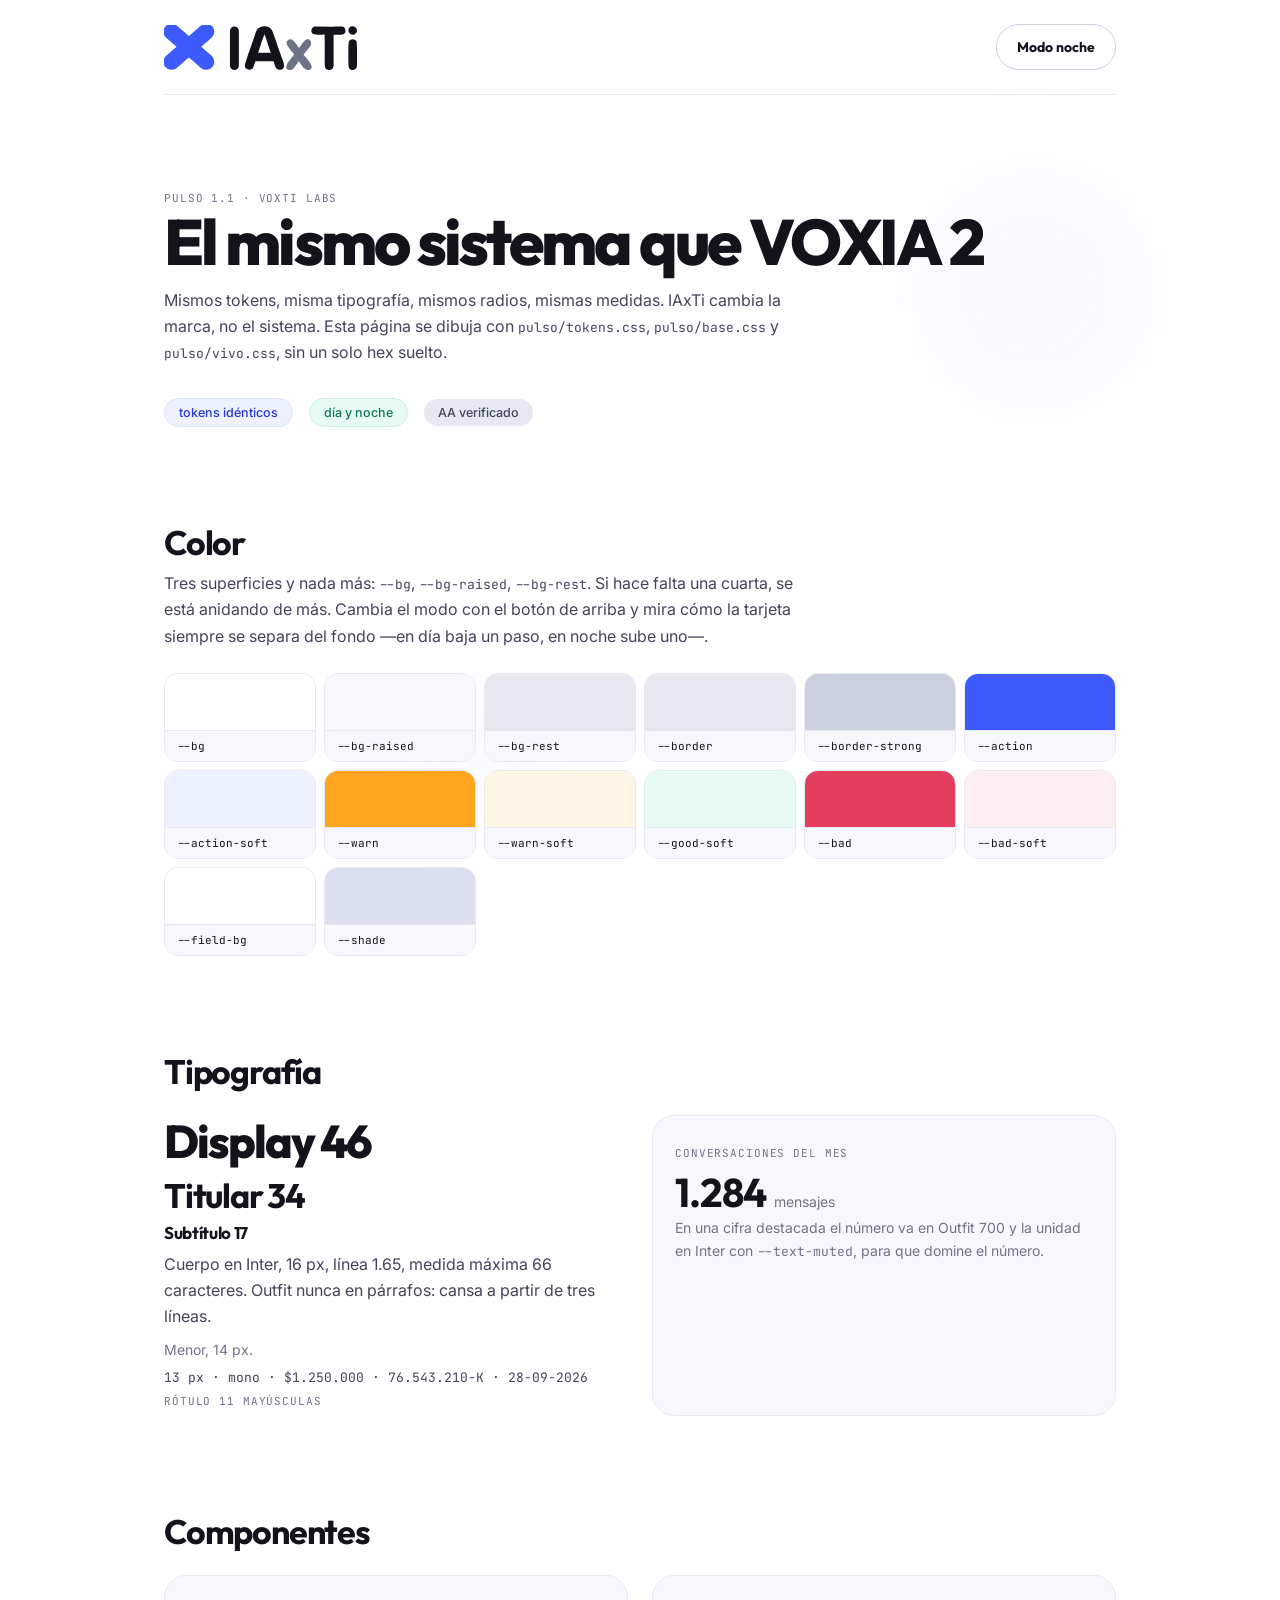
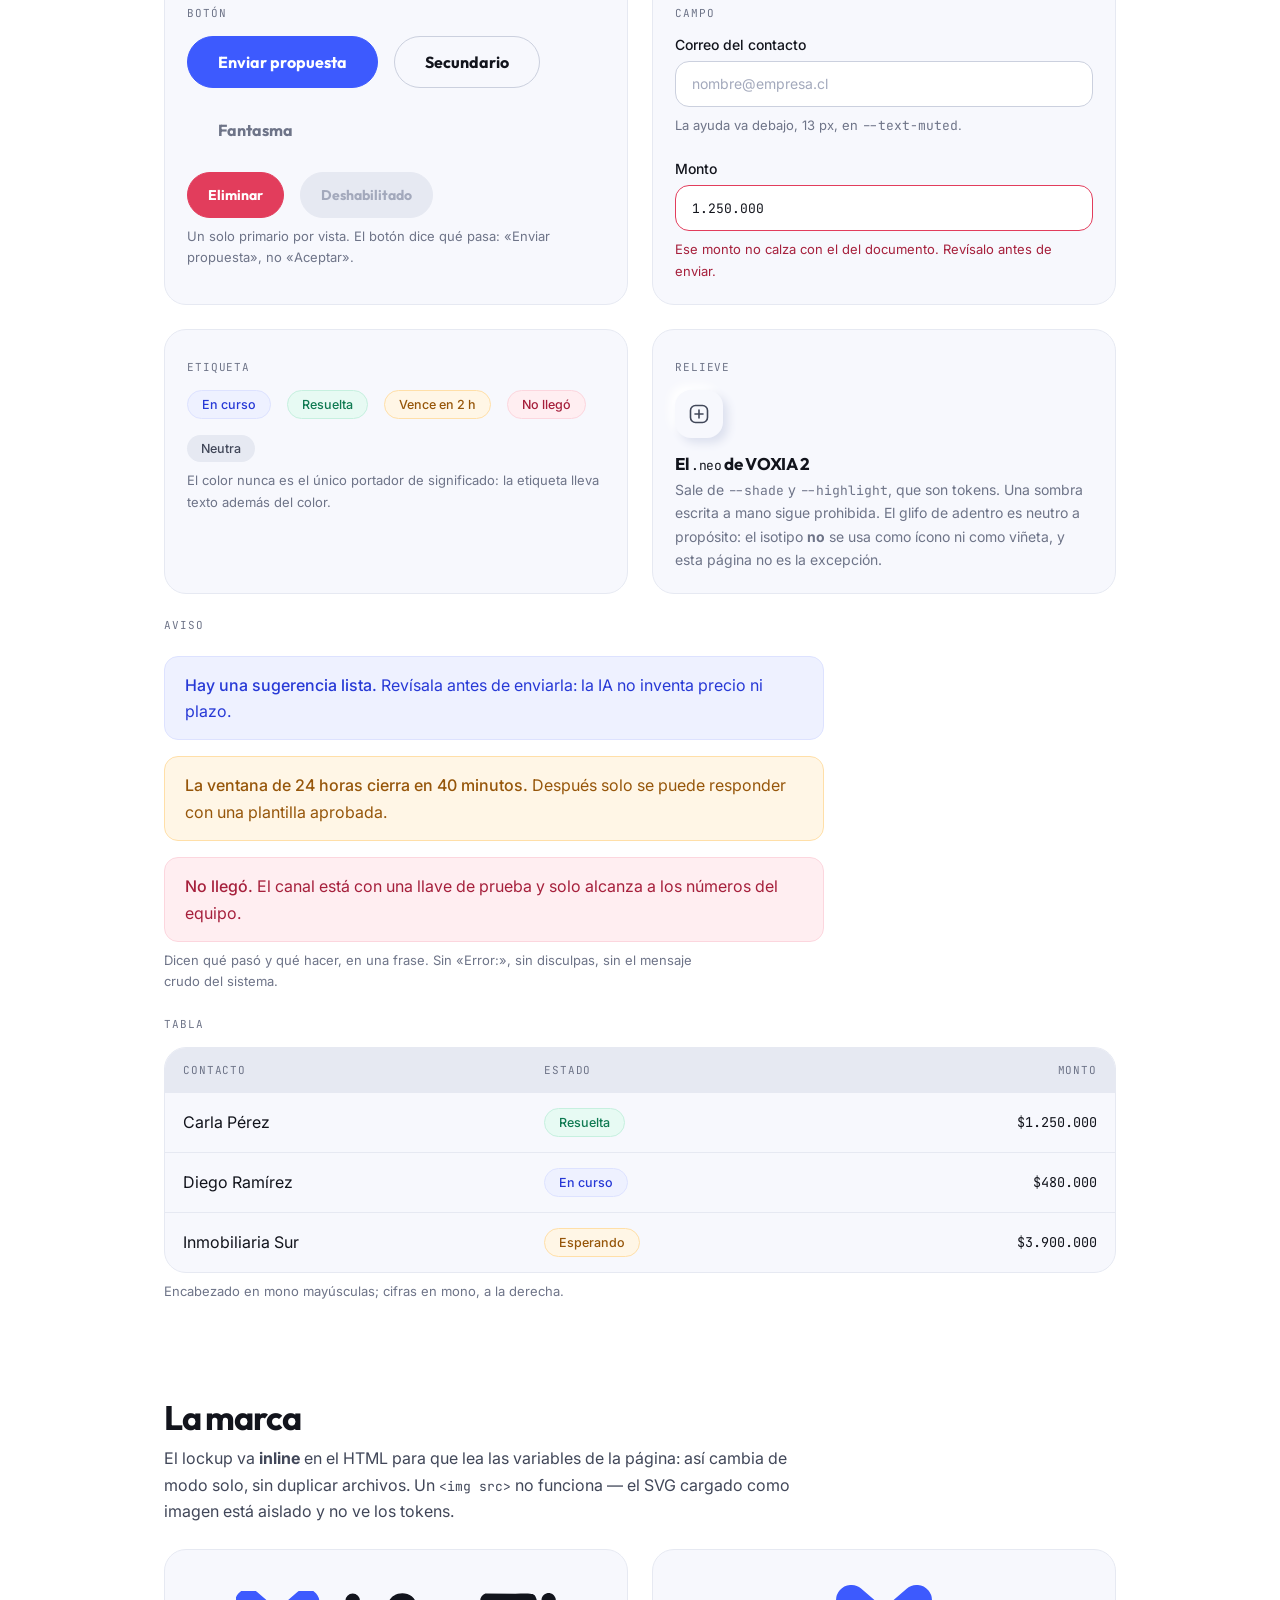
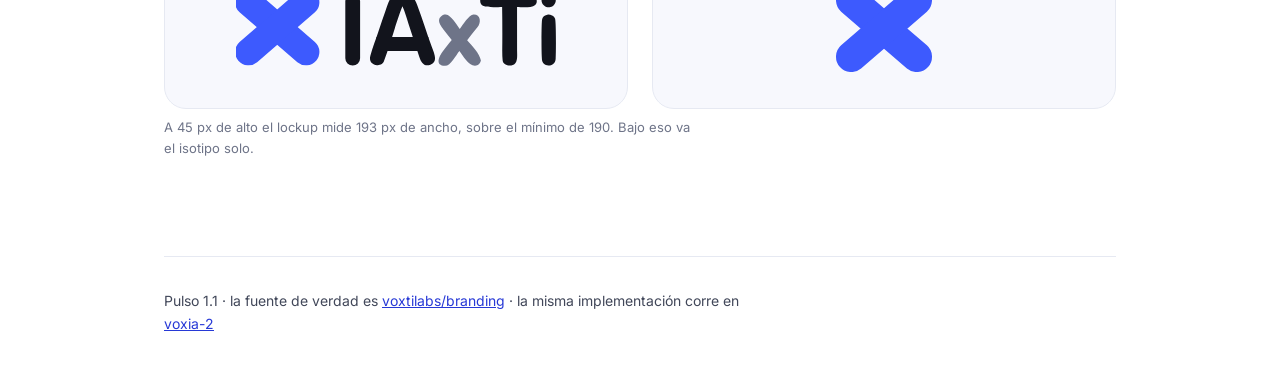
<file: index.html>
<!doctype html>
<html lang="es" data-mode="dia">
<head>
<meta charset="utf-8">
<meta name="viewport" content="width=device-width, initial-scale=1">
<title>IAxTi · sistema de diseño Pulso</title>
<link rel="icon" href="iaxti - branding/iaxti-isotipo-cuadrado.svg" type="image/svg+xml">
<link rel="stylesheet" href="pulso/tokens.css">
<link rel="stylesheet" href="pulso/base.css">
<link rel="stylesheet" href="pulso/vivo.css">
<style>
  /* Solo lo de ESTA página. Todo lo demás sale de los tres archivos de arriba:
     si algo acá necesita un color nuevo, el que está mal es el sistema. */
  header { display:flex; align-items:center; justify-content:space-between; gap:24px; padding:24px 0; border-bottom:1px solid var(--border) }
  .marca svg { height:45px }           /* 193 px de ancho: sobre el mínimo de 190 */
  .muestras { display:grid; grid-template-columns:repeat(auto-fill,minmax(150px,1fr)); gap:8px }
  .muestra { border:1px solid var(--border); border-radius:14px; overflow:hidden }
  .muestra i { display:block; height:56px }
  .muestra b { display:block; padding:8px 12px; font:400 11px 'JetBrains Mono',monospace; background:var(--bg-raised); border-top:1px solid var(--border) }
  .fila { display:flex; gap:16px; flex-wrap:wrap; align-items:center }
  .dos { display:grid; grid-template-columns:repeat(auto-fit,minmax(280px,1fr)); gap:24px }
  .tipo > * { margin:0 0 8px }
  footer { border-top:1px solid var(--border); margin-top:96px; padding:32px 0; color:var(--text-muted); font-size:14px }
</style>
</head>
<body>
<div class="pulso-ambiente">
<div class="contenido">

  <header>
    <a href="https://github.com/voxtilabs/IAxTi-Branding" class="marca" aria-label="IAxTi, inicio"><svg xmlns="http://www.w3.org/2000/svg" viewBox="0 0 811 189" fill="none"
     role="img" aria-label="IAxTi">
  <path fill="var(--action, #3D5AFE)" d="M 9.062057426658498,54.00999999999999 L 155.5020574266585,180.45 A 34.0,34.0 0.0 0,0 199.9420574266585,128.99 L 53.502057426658496,2.5500000000000114 A 34.0,34.0 0.0 0,0 9.062057426658498,54.00999999999999"/>
  <path fill="var(--action, #3D5AFE)" d="M 155.5020574266585,2.5500000000000114 L 9.062057426658498,128.99 A 34.0,34.0 0.0 0,0 53.502057426658496,180.45 L 199.9420574266585,54.00999999999999 A 34.0,34.0 0.0 0,0 155.5020574266585,2.5500000000000114"/>
  <path fill="var(--text, #12141C)" d="M 277.0020574266585,25.160000000000025 A 18.75,18.75 0.0 0,1 314.5020574266585,25.160000000000025 L 314.5020574266585,170.25 A 18.75,18.75 0.0 0,1 277.0020574266585,170.25 L 277.0020574266585,25.160000000000025"/>
  <path fill="var(--text, #12141C)" d="M 421.7236585917186,38.85400000000004 C 427.5556585917187,50.59800000000001 434.92465859171864,75.86100000000005 439.1676585917187,89.14700000000005 L 464.6616585917187,167.204 C 469.1096585917186,180.47200000000004 475.9896585917187,192.64600000000002 492.76465859171867,186.91700000000003 C 512.9416585917187,180.026 502.02465859171866,156.91600000000005 496.8386585917186,142.97200000000004 C 483.5376585917187,108.13100000000003 472.7296585917187,71.26100000000002 459.42965859171875,36.323000000000036 C 456.0376585917187,27.411 453.40165859171873,19.135000000000048 445.2676585917187,13.052000000000021 C 429.2256585917187,1.0530000000000541 400.79965859171864,3.663000000000011 389.9446585917186,21.517000000000053 C 385.8116585917186,28.850000000000023 381.7886585917187,42.053000000000054 378.9256585917186,50.24100000000004 C 372.65465859171866,68.14000000000004 366.5266585917187,86.09000000000003 360.54365859171867,104.08700000000005 C 353.77965859171866,123.96800000000002 346.00365859171865,143.90400000000005 340.4976585917187,164.13700000000006 C 336.69765859171866,178.10400000000004 344.07065859171865,185.86600000000004 357.2136585917187,188.37800000000004 C 363.15465859171866,187.918 372.00165859171864,185.53400000000005 374.41265859171864,179.34700000000004 C 392.20865859171874,133.68300000000005 403.5756585917187,84.36500000000001 421.7236585917186,38.85400000000004"/>
  <path fill="var(--text, #12141C)" d="M 355.94065859171866,116.30000000000001 L 487.50065859171866,116.30000000000001 L 487.50065859171866,152.3 L 355.94065859171866,152.3 L 355.94065859171866,116.30000000000001"/>
  <path fill="var(--text-muted, #6E7488)" d="M 567.1130574266585,96.37600000000003 C 574.8260574266585,86.394 590.3380574266585,59.99400000000003 602.0610574266585,59.55200000000002 C 619.8680574266585,58.88100000000003 622.4100574266585,79.49200000000002 611.8580574266584,92.07900000000001 C 602.8870574266585,102.779 593.9970574266584,114.35200000000003 585.8600574266585,124.66200000000003 C 598.5020574266584,138.95300000000003 616.9110574266585,157.31100000000004 620.7440574266585,175.916 C 617.9490574266584,185.44400000000002 614.8770574266584,187.305 605.6620574266585,189.56100000000004 C 588.6340574266585,187.69800000000004 575.3380574266585,164.801 566.2140574266585,151.878 C 557.2120574266585,162.70600000000002 544.0620574266585,189.704 530.0630574266585,189.599 C 503.11305742665854,189.397 514.9490574266584,164.901 524.2970574266585,152.64100000000002 C 532.5720574266585,141.78700000000003 538.4850574266585,133.421 546.8480574266584,124.06400000000002 C 541.0780574266585,116.945 535.2980574266585,109.72200000000004 529.7090574266584,102.45800000000003 C 518.7870574266585,88.26499999999999 503.49305742665854,70.19299999999998 527.3960574266584,59.636000000000024 C 528.8670574266584,59.632000000000005 530.3380574266585,59.710000000000036 531.8000574266584,59.870000000000005 C 545.5920574266585,61.46300000000002 558.1730574266585,84.93299999999999 567.1130574266585,96.37600000000003"/>
  <path fill="var(--text, #12141C)" d="M 632.0480574266585,6.550000000000011 L 707.9580574266585,6.855000000000018 C 720.5400574266584,6.855000000000018 733.0400574266584,5.937000000000012 745.6330574266585,6.7520000000000095 C 755.0160574266584,7.359000000000037 758.8010574266585,10.021999999999991 761.1000574266585,19.254999999999995 C 762.8450574266585,24.28000000000003 763.3050574266584,31.369000000000028 758.4560574266585,35.19100000000003 C 747.7160574266585,43.656000000000006 724.8320574266585,41.084 712.3230574266585,40.605999999999995 L 712.4080574266585,152.175 C 712.5660574266585,161.406 714.0260574266584,176.75 707.3270574266585,183.74 C 699.1800574266584,193.209 677.3200574266585,189.565 675.8520574266585,176.382 C 674.2490574266585,161.98000000000002 674.9630574266585,144.478 674.9710574266585,129.961 C 675.1440574266585,100.06100000000004 674.9880574266585,70.15899999999999 674.5040574266585,40.263000000000034 C 662.9870574266585,41.08600000000001 637.0520574266585,42.43000000000001 627.3670574266584,38.182000000000016 C 614.0830574266585,32.35700000000003 616.8280574266585,11.687999999999988 632.0480574266585,6.550000000000011"/>
  <path fill="var(--text, #12141C)" d="M 791.0420574266585,59.67500000000001 C 794.5030574266585,59.60000000000002 797.9340574266585,60.339 801.0570574266585,61.835000000000036 C 804.4550574266585,63.476 807.6380574266585,66.476 808.8140574266585,70.13800000000003 C 811.3690574266585,78.09100000000001 811.1400574266585,158.087 810.3040574266585,170.394 C 810.0750574266585,173.75400000000002 809.8280574266585,176.96800000000002 808.2270574266585,179.995 C 805.5370574266585,185.07999999999998 801.2890574266585,187.21500000000003 795.9970574266584,188.86900000000003 C 791.4050574266585,188.94800000000004 786.9490574266584,188.796 782.8510574266585,186.48000000000002 C 779.4900574266585,184.58100000000002 777.0790574266584,181.474 776.1590574266585,177.72000000000003 C 773.6160574266585,167.35000000000002 774.1210574266585,91.08800000000002 775.2660574266584,77.35399999999998 C 775.5480574266585,73.96300000000002 775.8270574266585,70.344 777.6960574266585,67.406 C 780.6580574266585,62.749000000000024 785.9440574266584,60.886000000000024 791.0420574266585,59.67500000000001"/>
  <path fill="var(--text, #12141C)" d="M 787.8310574266585,5.718000000000018 C 797.4800574266585,3.151999999999987 807.3800574266585,8.906000000000006 809.9260574266585,18.560000000000002 C 812.4720574266585,28.214 806.6980574266585,38.101 797.0390574266585,40.62700000000001 C 787.4080574266585,43.146000000000015 777.5560574266585,37.391999999999996 775.0170574266585,27.766999999999996 C 772.4790574266585,18.14100000000002 778.2110574266585,8.276999999999987 787.8310574266585,5.718000000000018"/>
</svg></a>
    <button class="btn chico" id="modo" aria-pressed="false">Modo noche</button>
  </header>

  <section class="seccion pulso-llega">
    <p class="rotulo">Pulso 1.1 · VoxTi Labs</p>
    <h1>El mismo sistema que VOXIA&nbsp;2</h1>
    <p>Mismos tokens, misma tipografía, mismos radios, mismas medidas. IAxTi cambia la marca, no el sistema. Esta página se dibuja con <code>pulso/tokens.css</code>, <code>pulso/base.css</code> y <code>pulso/vivo.css</code>, sin un solo hex suelto.</p>
    <div class="fila" style="margin-top:32px">
      <span class="etiqueta action">tokens idénticos</span>
      <span class="etiqueta good">día y noche</span>
      <span class="etiqueta">AA verificado</span>
    </div>
  </section>

  <section class="seccion">
    <h2>Color</h2>
    <p>Tres superficies y nada más: <code>--bg</code>, <code>--bg-raised</code>, <code>--bg-rest</code>. Si hace falta una cuarta, se está anidando de más. Cambia el modo con el botón de arriba y mira cómo la tarjeta siempre se separa del fondo —en día baja un paso, en noche sube uno—.</p>
    <div class="muestras" style="margin-top:24px">
      <div class="muestra"><i style="background:var(--bg)"></i><b>--bg</b></div>
      <div class="muestra"><i style="background:var(--bg-raised)"></i><b>--bg-raised</b></div>
      <div class="muestra"><i style="background:var(--bg-rest)"></i><b>--bg-rest</b></div>
      <div class="muestra"><i style="background:var(--border)"></i><b>--border</b></div>
      <div class="muestra"><i style="background:var(--border-strong)"></i><b>--border-strong</b></div>
      <div class="muestra"><i style="background:var(--action)"></i><b>--action</b></div>
      <div class="muestra"><i style="background:var(--action-soft)"></i><b>--action-soft</b></div>
      <div class="muestra"><i style="background:var(--warn)"></i><b>--warn</b></div>
      <div class="muestra"><i style="background:var(--warn-soft)"></i><b>--warn-soft</b></div>
      <div class="muestra"><i style="background:var(--good-soft)"></i><b>--good-soft</b></div>
      <div class="muestra"><i style="background:var(--bad)"></i><b>--bad</b></div>
      <div class="muestra"><i style="background:var(--bad-soft)"></i><b>--bad-soft</b></div>
      <div class="muestra"><i style="background:var(--field-bg)"></i><b>--field-bg</b></div>
      <div class="muestra"><i style="background:var(--shade)"></i><b>--shade</b></div>
    </div>
  </section>

  <section class="seccion">
    <h2>Tipografía</h2>
    <div class="dos" style="margin-top:24px">
      <div class="tipo">
        <h1 style="font-size:46px">Display 46</h1>
        <h2>Titular 34</h2>
        <h3>Subtítulo 17</h3>
        <p>Cuerpo en Inter, 16 px, línea 1.65, medida máxima 66 caracteres. Outfit nunca en párrafos: cansa a partir de tres líneas.</p>
        <p class="menor muted">Menor, 14 px.</p>
        <p class="dato">13 px · mono · $1.250.000 · 76.543.210-K · 28-09-2026</p>
        <p class="rotulo">Rótulo 11 mayúsculas</p>
      </div>
      <div class="tarjeta">
        <p class="rotulo">Conversaciones del mes</p>
        <p class="cifra">1.284<span>mensajes</span></p>
        <p class="menor muted" style="margin-top:0">En una cifra destacada el número va en Outfit 700 y la unidad en Inter con <code>--text-muted</code>, para que domine el número.</p>
      </div>
    </div>
  </section>

  <section class="seccion">
    <h2>Componentes</h2>
    <div class="dos" style="margin-top:24px">
      <div class="tarjeta">
        <p class="rotulo">Botón</p>
        <div class="fila" style="margin-top:16px">
          <button class="btn primario">Enviar propuesta</button>
          <button class="btn">Secundario</button>
          <button class="btn fantasma">Fantasma</button>
        </div>
        <div class="fila" style="margin-top:16px">
          <button class="btn destructivo chico">Eliminar</button>
          <button class="btn chico" disabled>Deshabilitado</button>
        </div>
        <p class="ayuda">Un solo primario por vista. El botón dice qué pasa: «Enviar propuesta», no «Aceptar».</p>
      </div>

      <div class="tarjeta">
        <p class="rotulo">Campo</p>
        <div style="margin-top:16px">
          <label for="correo">Correo del contacto</label>
          <input id="correo" type="email" placeholder="nombre@empresa.cl">
          <p class="ayuda">La ayuda va debajo, 13 px, en <code>--text-muted</code>.</p>
        </div>
        <div style="margin-top:24px">
          <label for="monto">Monto</label>
          <input id="monto" value="1.250.000" aria-invalid="true" class="dato">
          <p class="error">Ese monto no calza con el del documento. Revísalo antes de enviar.</p>
        </div>
      </div>
    </div>

    <div class="dos" style="margin-top:24px">
      <div class="tarjeta">
        <p class="rotulo">Etiqueta</p>
        <div class="fila" style="margin-top:16px">
          <span class="etiqueta action">En curso</span>
          <span class="etiqueta good">Resuelta</span>
          <span class="etiqueta warn">Vence en 2 h</span>
          <span class="etiqueta bad">No llegó</span>
          <span class="etiqueta">Neutra</span>
        </div>
        <p class="ayuda">El color nunca es el único portador de significado: la etiqueta lleva texto además del color.</p>
      </div>
      <div class="tarjeta">
        <p class="rotulo">Relieve</p>
        <div class="fila" style="margin-top:16px">
          <span class="neo" aria-hidden="true"><svg viewBox="0 0 24 24" width="24" height="24" fill="none" stroke="currentColor" stroke-width="1.6" stroke-linecap="round" stroke-linejoin="round"><rect x="3.5" y="3.5" width="17" height="17" rx="5"/><path d="M8 12h8M12 8v8"/></svg></span>
          <div>
            <h3>El <code>.neo</code> de VOXIA 2</h3>
            <p class="menor muted" style="margin-top:4px">Sale de <code>--shade</code> y <code>--highlight</code>, que son tokens. Una sombra escrita a mano sigue prohibida. El glifo de adentro es neutro a propósito: el isotipo <strong>no</strong> se usa como ícono ni como viñeta, y esta página no es la excepción.</p>
          </div>
        </div>
      </div>
    </div>

    <div style="margin-top:24px">
      <p class="rotulo">Aviso</p>
      <div style="display:grid;gap:8px;margin-top:16px">
        <p class="aviso action"><b>Hay una sugerencia lista.</b> Revísala antes de enviarla: la IA no inventa precio ni plazo.</p>
        <p class="aviso warn"><b>La ventana de 24 horas cierra en 40 minutos.</b> Después solo se puede responder con una plantilla aprobada.</p>
        <p class="aviso bad"><b>No llegó.</b> El canal está con una llave de prueba y solo alcanza a los números del equipo.</p>
      </div>
      <p class="ayuda">Dicen qué pasó y qué hacer, en una frase. Sin «Error:», sin disculpas, sin el mensaje crudo del sistema.</p>
    </div>

    <div style="margin-top:24px">
      <p class="rotulo">Tabla</p>
      <div class="tarjeta" style="margin-top:16px;padding:0;overflow:hidden">
        <table>
          <thead><tr><th>Contacto</th><th>Estado</th><th style="text-align:right">Monto</th></tr></thead>
          <tbody>
            <tr><td>Carla Pérez</td><td><span class="etiqueta good">Resuelta</span></td><td class="cifra-celda">$1.250.000</td></tr>
            <tr><td>Diego Ramírez</td><td><span class="etiqueta action">En curso</span></td><td class="cifra-celda">$480.000</td></tr>
            <tr><td>Inmobiliaria Sur</td><td><span class="etiqueta warn">Esperando</span></td><td class="cifra-celda">$3.900.000</td></tr>
          </tbody>
        </table>
      </div>
      <p class="ayuda">Encabezado en mono mayúsculas; cifras en mono, a la derecha.</p>
    </div>
  </section>

  <section class="seccion">
    <h2>La marca</h2>
    <p>El lockup va <strong>inline</strong> en el HTML para que lea las variables de la página: así cambia de modo solo, sin duplicar archivos. Un <code>&lt;img src&gt;</code> no funciona — el SVG cargado como imagen está aislado y no ve los tokens.</p>
    <div class="dos" style="margin-top:24px">
      <div class="tarjeta" style="display:grid;place-items:center;min-height:160px"><svg style="width:min(100%,320px);height:auto" xmlns="http://www.w3.org/2000/svg" viewBox="0 0 811 189" fill="none"
     role="img" aria-label="IAxTi">
  <path fill="var(--action, #3D5AFE)" d="M 9.062057426658498,54.00999999999999 L 155.5020574266585,180.45 A 34.0,34.0 0.0 0,0 199.9420574266585,128.99 L 53.502057426658496,2.5500000000000114 A 34.0,34.0 0.0 0,0 9.062057426658498,54.00999999999999"/>
  <path fill="var(--action, #3D5AFE)" d="M 155.5020574266585,2.5500000000000114 L 9.062057426658498,128.99 A 34.0,34.0 0.0 0,0 53.502057426658496,180.45 L 199.9420574266585,54.00999999999999 A 34.0,34.0 0.0 0,0 155.5020574266585,2.5500000000000114"/>
  <path fill="var(--text, #12141C)" d="M 277.0020574266585,25.160000000000025 A 18.75,18.75 0.0 0,1 314.5020574266585,25.160000000000025 L 314.5020574266585,170.25 A 18.75,18.75 0.0 0,1 277.0020574266585,170.25 L 277.0020574266585,25.160000000000025"/>
  <path fill="var(--text, #12141C)" d="M 421.7236585917186,38.85400000000004 C 427.5556585917187,50.59800000000001 434.92465859171864,75.86100000000005 439.1676585917187,89.14700000000005 L 464.6616585917187,167.204 C 469.1096585917186,180.47200000000004 475.9896585917187,192.64600000000002 492.76465859171867,186.91700000000003 C 512.9416585917187,180.026 502.02465859171866,156.91600000000005 496.8386585917186,142.97200000000004 C 483.5376585917187,108.13100000000003 472.7296585917187,71.26100000000002 459.42965859171875,36.323000000000036 C 456.0376585917187,27.411 453.40165859171873,19.135000000000048 445.2676585917187,13.052000000000021 C 429.2256585917187,1.0530000000000541 400.79965859171864,3.663000000000011 389.9446585917186,21.517000000000053 C 385.8116585917186,28.850000000000023 381.7886585917187,42.053000000000054 378.9256585917186,50.24100000000004 C 372.65465859171866,68.14000000000004 366.5266585917187,86.09000000000003 360.54365859171867,104.08700000000005 C 353.77965859171866,123.96800000000002 346.00365859171865,143.90400000000005 340.4976585917187,164.13700000000006 C 336.69765859171866,178.10400000000004 344.07065859171865,185.86600000000004 357.2136585917187,188.37800000000004 C 363.15465859171866,187.918 372.00165859171864,185.53400000000005 374.41265859171864,179.34700000000004 C 392.20865859171874,133.68300000000005 403.5756585917187,84.36500000000001 421.7236585917186,38.85400000000004"/>
  <path fill="var(--text, #12141C)" d="M 355.94065859171866,116.30000000000001 L 487.50065859171866,116.30000000000001 L 487.50065859171866,152.3 L 355.94065859171866,152.3 L 355.94065859171866,116.30000000000001"/>
  <path fill="var(--text-muted, #6E7488)" d="M 567.1130574266585,96.37600000000003 C 574.8260574266585,86.394 590.3380574266585,59.99400000000003 602.0610574266585,59.55200000000002 C 619.8680574266585,58.88100000000003 622.4100574266585,79.49200000000002 611.8580574266584,92.07900000000001 C 602.8870574266585,102.779 593.9970574266584,114.35200000000003 585.8600574266585,124.66200000000003 C 598.5020574266584,138.95300000000003 616.9110574266585,157.31100000000004 620.7440574266585,175.916 C 617.9490574266584,185.44400000000002 614.8770574266584,187.305 605.6620574266585,189.56100000000004 C 588.6340574266585,187.69800000000004 575.3380574266585,164.801 566.2140574266585,151.878 C 557.2120574266585,162.70600000000002 544.0620574266585,189.704 530.0630574266585,189.599 C 503.11305742665854,189.397 514.9490574266584,164.901 524.2970574266585,152.64100000000002 C 532.5720574266585,141.78700000000003 538.4850574266585,133.421 546.8480574266584,124.06400000000002 C 541.0780574266585,116.945 535.2980574266585,109.72200000000004 529.7090574266584,102.45800000000003 C 518.7870574266585,88.26499999999999 503.49305742665854,70.19299999999998 527.3960574266584,59.636000000000024 C 528.8670574266584,59.632000000000005 530.3380574266585,59.710000000000036 531.8000574266584,59.870000000000005 C 545.5920574266585,61.46300000000002 558.1730574266585,84.93299999999999 567.1130574266585,96.37600000000003"/>
  <path fill="var(--text, #12141C)" d="M 632.0480574266585,6.550000000000011 L 707.9580574266585,6.855000000000018 C 720.5400574266584,6.855000000000018 733.0400574266584,5.937000000000012 745.6330574266585,6.7520000000000095 C 755.0160574266584,7.359000000000037 758.8010574266585,10.021999999999991 761.1000574266585,19.254999999999995 C 762.8450574266585,24.28000000000003 763.3050574266584,31.369000000000028 758.4560574266585,35.19100000000003 C 747.7160574266585,43.656000000000006 724.8320574266585,41.084 712.3230574266585,40.605999999999995 L 712.4080574266585,152.175 C 712.5660574266585,161.406 714.0260574266584,176.75 707.3270574266585,183.74 C 699.1800574266584,193.209 677.3200574266585,189.565 675.8520574266585,176.382 C 674.2490574266585,161.98000000000002 674.9630574266585,144.478 674.9710574266585,129.961 C 675.1440574266585,100.06100000000004 674.9880574266585,70.15899999999999 674.5040574266585,40.263000000000034 C 662.9870574266585,41.08600000000001 637.0520574266585,42.43000000000001 627.3670574266584,38.182000000000016 C 614.0830574266585,32.35700000000003 616.8280574266585,11.687999999999988 632.0480574266585,6.550000000000011"/>
  <path fill="var(--text, #12141C)" d="M 791.0420574266585,59.67500000000001 C 794.5030574266585,59.60000000000002 797.9340574266585,60.339 801.0570574266585,61.835000000000036 C 804.4550574266585,63.476 807.6380574266585,66.476 808.8140574266585,70.13800000000003 C 811.3690574266585,78.09100000000001 811.1400574266585,158.087 810.3040574266585,170.394 C 810.0750574266585,173.75400000000002 809.8280574266585,176.96800000000002 808.2270574266585,179.995 C 805.5370574266585,185.07999999999998 801.2890574266585,187.21500000000003 795.9970574266584,188.86900000000003 C 791.4050574266585,188.94800000000004 786.9490574266584,188.796 782.8510574266585,186.48000000000002 C 779.4900574266585,184.58100000000002 777.0790574266584,181.474 776.1590574266585,177.72000000000003 C 773.6160574266585,167.35000000000002 774.1210574266585,91.08800000000002 775.2660574266584,77.35399999999998 C 775.5480574266585,73.96300000000002 775.8270574266585,70.344 777.6960574266585,67.406 C 780.6580574266585,62.749000000000024 785.9440574266584,60.886000000000024 791.0420574266585,59.67500000000001"/>
  <path fill="var(--text, #12141C)" d="M 787.8310574266585,5.718000000000018 C 797.4800574266585,3.151999999999987 807.3800574266585,8.906000000000006 809.9260574266585,18.560000000000002 C 812.4720574266585,28.214 806.6980574266585,38.101 797.0390574266585,40.62700000000001 C 787.4080574266585,43.146000000000015 777.5560574266585,37.391999999999996 775.0170574266585,27.766999999999996 C 772.4790574266585,18.14100000000002 778.2110574266585,8.276999999999987 787.8310574266585,5.718000000000018"/>
</svg></div>
      <div class="tarjeta" style="display:grid;place-items:center;min-height:160px"><svg style="width:96px;height:auto" xmlns="http://www.w3.org/2000/svg" viewBox="-2.35 -5.40 213.70 193.80" fill="none"
     role="img" aria-label="IAxTi">
  <path fill="#3D5AFE" d="M 9.062057426658498,54.00999999999999 L 155.5020574266585,180.45 A 34.0,34.0 0.0 0,0 199.9420574266585,128.99 L 53.502057426658496,2.5500000000000114 A 34.0,34.0 0.0 0,0 9.062057426658498,54.00999999999999"/>
  <path fill="#3D5AFE" d="M 155.5020574266585,2.5500000000000114 L 9.062057426658498,128.99 A 34.0,34.0 0.0 0,0 53.502057426658496,180.45 L 199.9420574266585,54.00999999999999 A 34.0,34.0 0.0 0,0 155.5020574266585,2.5500000000000114"/>
</svg></div>
    </div>
    <p class="ayuda">A 45 px de alto el lockup mide 193 px de ancho, sobre el mínimo de 190. Bajo eso va el isotipo solo.</p>
  </section>

  <footer class="contenido" style="padding-inline:0">
    <p style="margin:0">Pulso 1.1 · la fuente de verdad es <a href="https://github.com/voxtilabs/branding">voxtilabs/branding</a> · la misma implementación corre en <a href="https://github.com/voxtilabs/voxia-2">voxia-2</a></p>
  </footer>

</div>
</div>

<script>
  // El modo inicial sigue a prefers-color-scheme, y la persona puede cambiarlo.
  const raiz = document.documentElement;
  if (matchMedia('(prefers-color-scheme: dark)').matches) raiz.dataset.mode = 'noche';
  const boton = document.getElementById('modo');
  const pintar = () => {
    const noche = raiz.dataset.mode === 'noche';
    boton.textContent = noche ? 'Modo día' : 'Modo noche';
    boton.setAttribute('aria-pressed', String(noche));
  };
  boton.addEventListener('click', () => {
    raiz.dataset.mode = raiz.dataset.mode === 'noche' ? 'dia' : 'noche';
    pintar();
  });
  pintar();
</script>
</body>
</html>
</file>
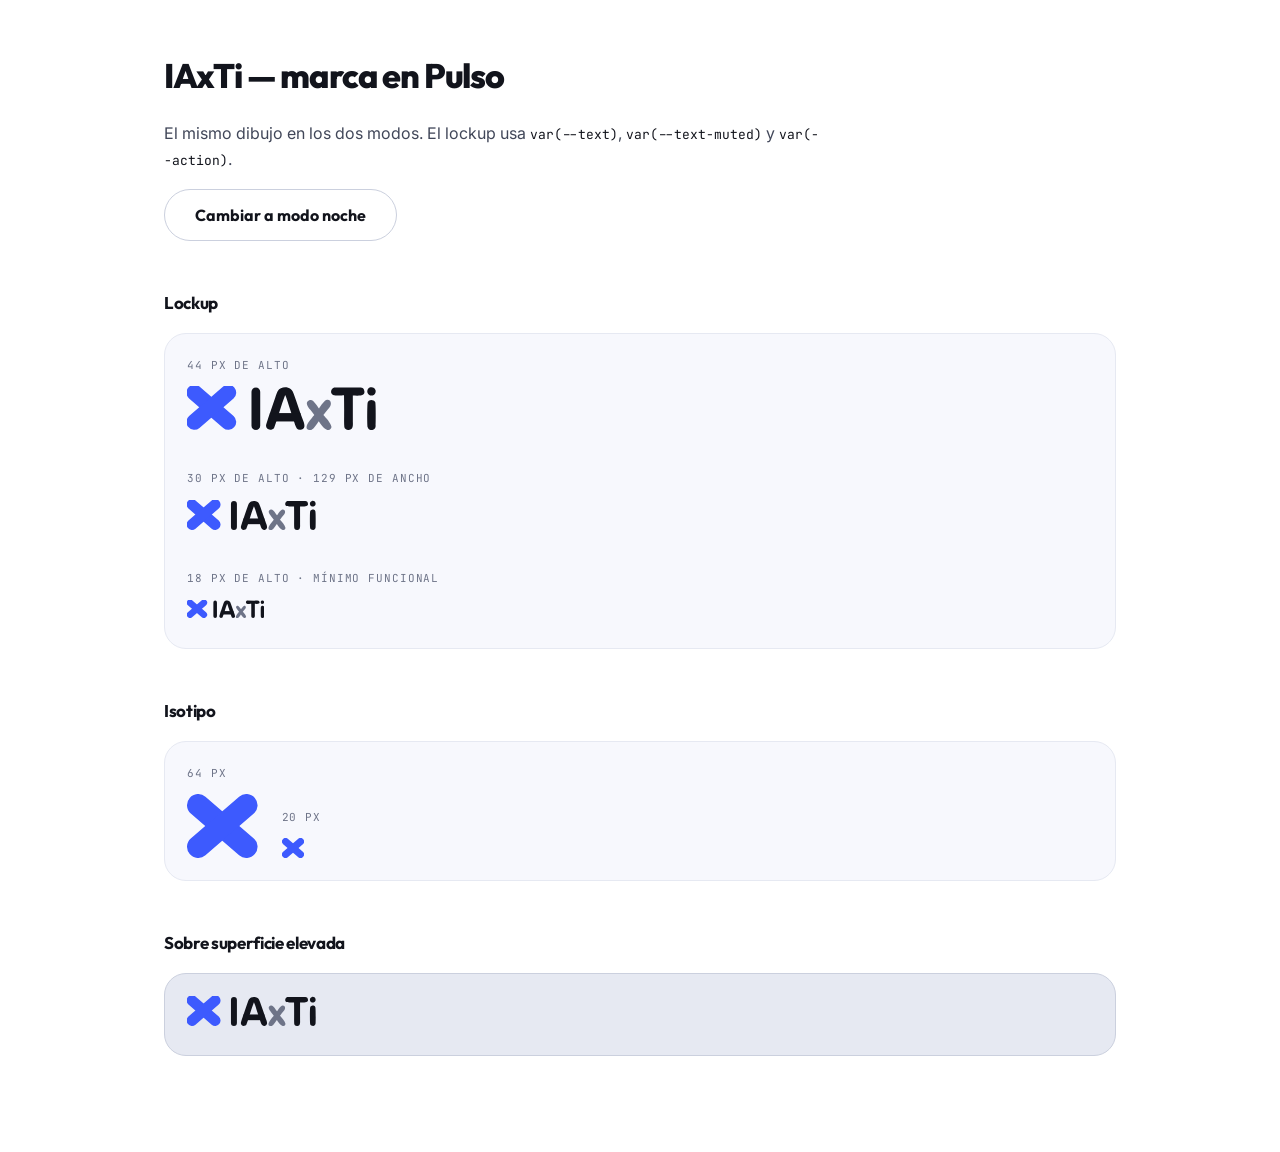
<file: iaxti - branding/preview.html>
<!DOCTYPE html>
<html lang="es" data-mode="dia">
<head>
<meta charset="utf-8">
<meta name="viewport" content="width=device-width, initial-scale=1">
<title>IAxTi — marca Pulso</title>
<link href="https://fonts.googleapis.com/css2?family=Outfit:wght@400;700;800&family=Inter:wght@400;500&family=JetBrains+Mono:wght@400&display=swap" rel="stylesheet">
<style>
:root,[data-mode="dia"]{--bg:#FFFFFF;--bg-raised:#F7F8FD;--bg-rest:#E6E9F2;--border:#E6E9F2;--border-strong:#CBD0DE;--text:#12141C;--text-body:#414759;--text-muted:#6E7488;--action:#3D5AFE;--action-text:#2739D6}
[data-mode="noche"]{--bg:#0B0D14;--bg-raised:#141826;--bg-rest:#1D2233;--border:#262C40;--border-strong:#333A52;--text:#EDEFF7;--text-body:#B9C0D4;--text-muted:#8189A0;--action:#3D5AFE;--action-text:#93A2FF}
*{box-sizing:border-box}
body{margin:0;background:var(--bg);color:var(--text-body);font-family:Inter,system-ui,sans-serif;font-size:16px;line-height:1.65}
main{max-width:1000px;margin:0 auto;padding:48px 24px 96px}
h1{font-family:Outfit,sans-serif;font-weight:800;font-size:34px;letter-spacing:-.035em;color:var(--text);margin:0 0 8px}
h2{font-family:Outfit,sans-serif;font-weight:700;font-size:17px;letter-spacing:-.02em;color:var(--text);margin:48px 0 16px}
.rot{font-family:'JetBrains Mono',monospace;font-size:11px;text-transform:uppercase;letter-spacing:.08em;color:var(--text-muted);margin:0 0 12px}
.card{background:var(--bg-raised);border:1px solid var(--border);border-radius:22px;padding:22px}
.row{display:flex;flex-wrap:wrap;gap:24px;align-items:flex-end}
.btn{font-family:Outfit,sans-serif;font-weight:700;font-size:16px;padding:15px 30px;border-radius:999px;border:1px solid var(--border-strong);background:transparent;color:var(--text);cursor:pointer}
.btn:focus-visible{outline:2px solid var(--action);outline-offset:2px}
.marca{display:inline-block;line-height:0}
.marca svg{display:block;width:auto}
.s30 svg{height:30px}.s44 svg{height:44px}.s18 svg{height:18px}
.iso svg{height:64px;width:auto;display:block}
.iso20 svg{height:20px;width:auto;display:block}
p{max-width:66ch}
code{font-family:'JetBrains Mono',monospace;font-size:13px;color:var(--text)}
</style>
</head>
<body>
<main>
<h1>IAxTi — marca en Pulso</h1>
<p>El mismo dibujo en los dos modos. El lockup usa <code>var(--text)</code>, <code>var(--text-muted)</code> y <code>var(--action)</code>.</p>
<button class="btn" id="modo">Cambiar a modo noche</button>

<h2>Lockup</h2>
<div class="card">
  <p class="rot">44 px de alto</p>
  <span class="marca s44"><svg xmlns="http://www.w3.org/2000/svg" viewBox="0 0 811 189" fill="none" role="img" aria-label="IAxTi">
  <path fill="var(--action, #3D5AFE)" d="M 9.062057426658498,54.00999999999999 L 155.5020574266585,180.45 A 34.0,34.0 0.0 0,0 199.9420574266585,128.99 L 53.502057426658496,2.5500000000000114 A 34.0,34.0 0.0 0,0 9.062057426658498,54.00999999999999"/>
  <path fill="var(--action, #3D5AFE)" d="M 155.5020574266585,2.5500000000000114 L 9.062057426658498,128.99 A 34.0,34.0 0.0 0,0 53.502057426658496,180.45 L 199.9420574266585,54.00999999999999 A 34.0,34.0 0.0 0,0 155.5020574266585,2.5500000000000114"/>
  <path fill="var(--text, #12141C)" d="M 277.0020574266585,25.160000000000025 A 18.75,18.75 0.0 0,1 314.5020574266585,25.160000000000025 L 314.5020574266585,170.25 A 18.75,18.75 0.0 0,1 277.0020574266585,170.25 L 277.0020574266585,25.160000000000025"/>
  <path fill="var(--text, #12141C)" d="M 421.7236585917186,38.85400000000004 C 427.5556585917187,50.59800000000001 434.92465859171864,75.86100000000005 439.1676585917187,89.14700000000005 L 464.6616585917187,167.204 C 469.1096585917186,180.47200000000004 475.9896585917187,192.64600000000002 492.76465859171867,186.91700000000003 C 512.9416585917187,180.026 502.02465859171866,156.91600000000005 496.8386585917186,142.97200000000004 C 483.5376585917187,108.13100000000003 472.7296585917187,71.26100000000002 459.42965859171875,36.323000000000036 C 456.0376585917187,27.411 453.40165859171873,19.135000000000048 445.2676585917187,13.052000000000021 C 429.2256585917187,1.0530000000000541 400.79965859171864,3.663000000000011 389.9446585917186,21.517000000000053 C 385.8116585917186,28.850000000000023 381.7886585917187,42.053000000000054 378.9256585917186,50.24100000000004 C 372.65465859171866,68.14000000000004 366.5266585917187,86.09000000000003 360.54365859171867,104.08700000000005 C 353.77965859171866,123.96800000000002 346.00365859171865,143.90400000000005 340.4976585917187,164.13700000000006 C 336.69765859171866,178.10400000000004 344.07065859171865,185.86600000000004 357.2136585917187,188.37800000000004 C 363.15465859171866,187.918 372.00165859171864,185.53400000000005 374.41265859171864,179.34700000000004 C 392.20865859171874,133.68300000000005 403.5756585917187,84.36500000000001 421.7236585917186,38.85400000000004"/>
  <path fill="var(--text, #12141C)" d="M 355.94065859171866,116.30000000000001 L 487.50065859171866,116.30000000000001 L 487.50065859171866,152.3 L 355.94065859171866,152.3 L 355.94065859171866,116.30000000000001"/>
  <path fill="var(--text-muted, #6E7488)" d="M 567.1130574266585,96.37600000000003 C 574.8260574266585,86.394 590.3380574266585,59.99400000000003 602.0610574266585,59.55200000000002 C 619.8680574266585,58.88100000000003 622.4100574266585,79.49200000000002 611.8580574266584,92.07900000000001 C 602.8870574266585,102.779 593.9970574266584,114.35200000000003 585.8600574266585,124.66200000000003 C 598.5020574266584,138.95300000000003 616.9110574266585,157.31100000000004 620.7440574266585,175.916 C 617.9490574266584,185.44400000000002 614.8770574266584,187.305 605.6620574266585,189.56100000000004 C 588.6340574266585,187.69800000000004 575.3380574266585,164.801 566.2140574266585,151.878 C 557.2120574266585,162.70600000000002 544.0620574266585,189.704 530.0630574266585,189.599 C 503.11305742665854,189.397 514.9490574266584,164.901 524.2970574266585,152.64100000000002 C 532.5720574266585,141.78700000000003 538.4850574266585,133.421 546.8480574266584,124.06400000000002 C 541.0780574266585,116.945 535.2980574266585,109.72200000000004 529.7090574266584,102.45800000000003 C 518.7870574266585,88.26499999999999 503.49305742665854,70.19299999999998 527.3960574266584,59.636000000000024 C 528.8670574266584,59.632000000000005 530.3380574266585,59.710000000000036 531.8000574266584,59.870000000000005 C 545.5920574266585,61.46300000000002 558.1730574266585,84.93299999999999 567.1130574266585,96.37600000000003"/>
  <path fill="var(--text, #12141C)" d="M 632.0480574266585,6.550000000000011 L 707.9580574266585,6.855000000000018 C 720.5400574266584,6.855000000000018 733.0400574266584,5.937000000000012 745.6330574266585,6.7520000000000095 C 755.0160574266584,7.359000000000037 758.8010574266585,10.021999999999991 761.1000574266585,19.254999999999995 C 762.8450574266585,24.28000000000003 763.3050574266584,31.369000000000028 758.4560574266585,35.19100000000003 C 747.7160574266585,43.656000000000006 724.8320574266585,41.084 712.3230574266585,40.605999999999995 L 712.4080574266585,152.175 C 712.5660574266585,161.406 714.0260574266584,176.75 707.3270574266585,183.74 C 699.1800574266584,193.209 677.3200574266585,189.565 675.8520574266585,176.382 C 674.2490574266585,161.98000000000002 674.9630574266585,144.478 674.9710574266585,129.961 C 675.1440574266585,100.06100000000004 674.9880574266585,70.15899999999999 674.5040574266585,40.263000000000034 C 662.9870574266585,41.08600000000001 637.0520574266585,42.43000000000001 627.3670574266584,38.182000000000016 C 614.0830574266585,32.35700000000003 616.8280574266585,11.687999999999988 632.0480574266585,6.550000000000011"/>
  <path fill="var(--text, #12141C)" d="M 791.0420574266585,59.67500000000001 C 794.5030574266585,59.60000000000002 797.9340574266585,60.339 801.0570574266585,61.835000000000036 C 804.4550574266585,63.476 807.6380574266585,66.476 808.8140574266585,70.13800000000003 C 811.3690574266585,78.09100000000001 811.1400574266585,158.087 810.3040574266585,170.394 C 810.0750574266585,173.75400000000002 809.8280574266585,176.96800000000002 808.2270574266585,179.995 C 805.5370574266585,185.07999999999998 801.2890574266585,187.21500000000003 795.9970574266584,188.86900000000003 C 791.4050574266585,188.94800000000004 786.9490574266584,188.796 782.8510574266585,186.48000000000002 C 779.4900574266585,184.58100000000002 777.0790574266584,181.474 776.1590574266585,177.72000000000003 C 773.6160574266585,167.35000000000002 774.1210574266585,91.08800000000002 775.2660574266584,77.35399999999998 C 775.5480574266585,73.96300000000002 775.8270574266585,70.344 777.6960574266585,67.406 C 780.6580574266585,62.749000000000024 785.9440574266584,60.886000000000024 791.0420574266585,59.67500000000001"/>
  <path fill="var(--text, #12141C)" d="M 787.8310574266585,5.718000000000018 C 797.4800574266585,3.151999999999987 807.3800574266585,8.906000000000006 809.9260574266585,18.560000000000002 C 812.4720574266585,28.214 806.6980574266585,38.101 797.0390574266585,40.62700000000001 C 787.4080574266585,43.146000000000015 777.5560574266585,37.391999999999996 775.0170574266585,27.766999999999996 C 772.4790574266585,18.14100000000002 778.2110574266585,8.276999999999987 787.8310574266585,5.718000000000018"/>
</svg>
</span>
  <p class="rot" style="margin-top:32px">30 px de alto · 129 px de ancho</p>
  <span class="marca s30"><svg xmlns="http://www.w3.org/2000/svg" viewBox="0 0 811 189" fill="none" role="img" aria-label="IAxTi">
  <path fill="var(--action, #3D5AFE)" d="M 9.062057426658498,54.00999999999999 L 155.5020574266585,180.45 A 34.0,34.0 0.0 0,0 199.9420574266585,128.99 L 53.502057426658496,2.5500000000000114 A 34.0,34.0 0.0 0,0 9.062057426658498,54.00999999999999"/>
  <path fill="var(--action, #3D5AFE)" d="M 155.5020574266585,2.5500000000000114 L 9.062057426658498,128.99 A 34.0,34.0 0.0 0,0 53.502057426658496,180.45 L 199.9420574266585,54.00999999999999 A 34.0,34.0 0.0 0,0 155.5020574266585,2.5500000000000114"/>
  <path fill="var(--text, #12141C)" d="M 277.0020574266585,25.160000000000025 A 18.75,18.75 0.0 0,1 314.5020574266585,25.160000000000025 L 314.5020574266585,170.25 A 18.75,18.75 0.0 0,1 277.0020574266585,170.25 L 277.0020574266585,25.160000000000025"/>
  <path fill="var(--text, #12141C)" d="M 421.7236585917186,38.85400000000004 C 427.5556585917187,50.59800000000001 434.92465859171864,75.86100000000005 439.1676585917187,89.14700000000005 L 464.6616585917187,167.204 C 469.1096585917186,180.47200000000004 475.9896585917187,192.64600000000002 492.76465859171867,186.91700000000003 C 512.9416585917187,180.026 502.02465859171866,156.91600000000005 496.8386585917186,142.97200000000004 C 483.5376585917187,108.13100000000003 472.7296585917187,71.26100000000002 459.42965859171875,36.323000000000036 C 456.0376585917187,27.411 453.40165859171873,19.135000000000048 445.2676585917187,13.052000000000021 C 429.2256585917187,1.0530000000000541 400.79965859171864,3.663000000000011 389.9446585917186,21.517000000000053 C 385.8116585917186,28.850000000000023 381.7886585917187,42.053000000000054 378.9256585917186,50.24100000000004 C 372.65465859171866,68.14000000000004 366.5266585917187,86.09000000000003 360.54365859171867,104.08700000000005 C 353.77965859171866,123.96800000000002 346.00365859171865,143.90400000000005 340.4976585917187,164.13700000000006 C 336.69765859171866,178.10400000000004 344.07065859171865,185.86600000000004 357.2136585917187,188.37800000000004 C 363.15465859171866,187.918 372.00165859171864,185.53400000000005 374.41265859171864,179.34700000000004 C 392.20865859171874,133.68300000000005 403.5756585917187,84.36500000000001 421.7236585917186,38.85400000000004"/>
  <path fill="var(--text, #12141C)" d="M 355.94065859171866,116.30000000000001 L 487.50065859171866,116.30000000000001 L 487.50065859171866,152.3 L 355.94065859171866,152.3 L 355.94065859171866,116.30000000000001"/>
  <path fill="var(--text-muted, #6E7488)" d="M 567.1130574266585,96.37600000000003 C 574.8260574266585,86.394 590.3380574266585,59.99400000000003 602.0610574266585,59.55200000000002 C 619.8680574266585,58.88100000000003 622.4100574266585,79.49200000000002 611.8580574266584,92.07900000000001 C 602.8870574266585,102.779 593.9970574266584,114.35200000000003 585.8600574266585,124.66200000000003 C 598.5020574266584,138.95300000000003 616.9110574266585,157.31100000000004 620.7440574266585,175.916 C 617.9490574266584,185.44400000000002 614.8770574266584,187.305 605.6620574266585,189.56100000000004 C 588.6340574266585,187.69800000000004 575.3380574266585,164.801 566.2140574266585,151.878 C 557.2120574266585,162.70600000000002 544.0620574266585,189.704 530.0630574266585,189.599 C 503.11305742665854,189.397 514.9490574266584,164.901 524.2970574266585,152.64100000000002 C 532.5720574266585,141.78700000000003 538.4850574266585,133.421 546.8480574266584,124.06400000000002 C 541.0780574266585,116.945 535.2980574266585,109.72200000000004 529.7090574266584,102.45800000000003 C 518.7870574266585,88.26499999999999 503.49305742665854,70.19299999999998 527.3960574266584,59.636000000000024 C 528.8670574266584,59.632000000000005 530.3380574266585,59.710000000000036 531.8000574266584,59.870000000000005 C 545.5920574266585,61.46300000000002 558.1730574266585,84.93299999999999 567.1130574266585,96.37600000000003"/>
  <path fill="var(--text, #12141C)" d="M 632.0480574266585,6.550000000000011 L 707.9580574266585,6.855000000000018 C 720.5400574266584,6.855000000000018 733.0400574266584,5.937000000000012 745.6330574266585,6.7520000000000095 C 755.0160574266584,7.359000000000037 758.8010574266585,10.021999999999991 761.1000574266585,19.254999999999995 C 762.8450574266585,24.28000000000003 763.3050574266584,31.369000000000028 758.4560574266585,35.19100000000003 C 747.7160574266585,43.656000000000006 724.8320574266585,41.084 712.3230574266585,40.605999999999995 L 712.4080574266585,152.175 C 712.5660574266585,161.406 714.0260574266584,176.75 707.3270574266585,183.74 C 699.1800574266584,193.209 677.3200574266585,189.565 675.8520574266585,176.382 C 674.2490574266585,161.98000000000002 674.9630574266585,144.478 674.9710574266585,129.961 C 675.1440574266585,100.06100000000004 674.9880574266585,70.15899999999999 674.5040574266585,40.263000000000034 C 662.9870574266585,41.08600000000001 637.0520574266585,42.43000000000001 627.3670574266584,38.182000000000016 C 614.0830574266585,32.35700000000003 616.8280574266585,11.687999999999988 632.0480574266585,6.550000000000011"/>
  <path fill="var(--text, #12141C)" d="M 791.0420574266585,59.67500000000001 C 794.5030574266585,59.60000000000002 797.9340574266585,60.339 801.0570574266585,61.835000000000036 C 804.4550574266585,63.476 807.6380574266585,66.476 808.8140574266585,70.13800000000003 C 811.3690574266585,78.09100000000001 811.1400574266585,158.087 810.3040574266585,170.394 C 810.0750574266585,173.75400000000002 809.8280574266585,176.96800000000002 808.2270574266585,179.995 C 805.5370574266585,185.07999999999998 801.2890574266585,187.21500000000003 795.9970574266584,188.86900000000003 C 791.4050574266585,188.94800000000004 786.9490574266584,188.796 782.8510574266585,186.48000000000002 C 779.4900574266585,184.58100000000002 777.0790574266584,181.474 776.1590574266585,177.72000000000003 C 773.6160574266585,167.35000000000002 774.1210574266585,91.08800000000002 775.2660574266584,77.35399999999998 C 775.5480574266585,73.96300000000002 775.8270574266585,70.344 777.6960574266585,67.406 C 780.6580574266585,62.749000000000024 785.9440574266584,60.886000000000024 791.0420574266585,59.67500000000001"/>
  <path fill="var(--text, #12141C)" d="M 787.8310574266585,5.718000000000018 C 797.4800574266585,3.151999999999987 807.3800574266585,8.906000000000006 809.9260574266585,18.560000000000002 C 812.4720574266585,28.214 806.6980574266585,38.101 797.0390574266585,40.62700000000001 C 787.4080574266585,43.146000000000015 777.5560574266585,37.391999999999996 775.0170574266585,27.766999999999996 C 772.4790574266585,18.14100000000002 778.2110574266585,8.276999999999987 787.8310574266585,5.718000000000018"/>
</svg>
</span>
  <p class="rot" style="margin-top:32px">18 px de alto · mínimo funcional</p>
  <span class="marca s18"><svg xmlns="http://www.w3.org/2000/svg" viewBox="0 0 811 189" fill="none" role="img" aria-label="IAxTi">
  <path fill="var(--action, #3D5AFE)" d="M 9.062057426658498,54.00999999999999 L 155.5020574266585,180.45 A 34.0,34.0 0.0 0,0 199.9420574266585,128.99 L 53.502057426658496,2.5500000000000114 A 34.0,34.0 0.0 0,0 9.062057426658498,54.00999999999999"/>
  <path fill="var(--action, #3D5AFE)" d="M 155.5020574266585,2.5500000000000114 L 9.062057426658498,128.99 A 34.0,34.0 0.0 0,0 53.502057426658496,180.45 L 199.9420574266585,54.00999999999999 A 34.0,34.0 0.0 0,0 155.5020574266585,2.5500000000000114"/>
  <path fill="var(--text, #12141C)" d="M 277.0020574266585,25.160000000000025 A 18.75,18.75 0.0 0,1 314.5020574266585,25.160000000000025 L 314.5020574266585,170.25 A 18.75,18.75 0.0 0,1 277.0020574266585,170.25 L 277.0020574266585,25.160000000000025"/>
  <path fill="var(--text, #12141C)" d="M 421.7236585917186,38.85400000000004 C 427.5556585917187,50.59800000000001 434.92465859171864,75.86100000000005 439.1676585917187,89.14700000000005 L 464.6616585917187,167.204 C 469.1096585917186,180.47200000000004 475.9896585917187,192.64600000000002 492.76465859171867,186.91700000000003 C 512.9416585917187,180.026 502.02465859171866,156.91600000000005 496.8386585917186,142.97200000000004 C 483.5376585917187,108.13100000000003 472.7296585917187,71.26100000000002 459.42965859171875,36.323000000000036 C 456.0376585917187,27.411 453.40165859171873,19.135000000000048 445.2676585917187,13.052000000000021 C 429.2256585917187,1.0530000000000541 400.79965859171864,3.663000000000011 389.9446585917186,21.517000000000053 C 385.8116585917186,28.850000000000023 381.7886585917187,42.053000000000054 378.9256585917186,50.24100000000004 C 372.65465859171866,68.14000000000004 366.5266585917187,86.09000000000003 360.54365859171867,104.08700000000005 C 353.77965859171866,123.96800000000002 346.00365859171865,143.90400000000005 340.4976585917187,164.13700000000006 C 336.69765859171866,178.10400000000004 344.07065859171865,185.86600000000004 357.2136585917187,188.37800000000004 C 363.15465859171866,187.918 372.00165859171864,185.53400000000005 374.41265859171864,179.34700000000004 C 392.20865859171874,133.68300000000005 403.5756585917187,84.36500000000001 421.7236585917186,38.85400000000004"/>
  <path fill="var(--text, #12141C)" d="M 355.94065859171866,116.30000000000001 L 487.50065859171866,116.30000000000001 L 487.50065859171866,152.3 L 355.94065859171866,152.3 L 355.94065859171866,116.30000000000001"/>
  <path fill="var(--text-muted, #6E7488)" d="M 567.1130574266585,96.37600000000003 C 574.8260574266585,86.394 590.3380574266585,59.99400000000003 602.0610574266585,59.55200000000002 C 619.8680574266585,58.88100000000003 622.4100574266585,79.49200000000002 611.8580574266584,92.07900000000001 C 602.8870574266585,102.779 593.9970574266584,114.35200000000003 585.8600574266585,124.66200000000003 C 598.5020574266584,138.95300000000003 616.9110574266585,157.31100000000004 620.7440574266585,175.916 C 617.9490574266584,185.44400000000002 614.8770574266584,187.305 605.6620574266585,189.56100000000004 C 588.6340574266585,187.69800000000004 575.3380574266585,164.801 566.2140574266585,151.878 C 557.2120574266585,162.70600000000002 544.0620574266585,189.704 530.0630574266585,189.599 C 503.11305742665854,189.397 514.9490574266584,164.901 524.2970574266585,152.64100000000002 C 532.5720574266585,141.78700000000003 538.4850574266585,133.421 546.8480574266584,124.06400000000002 C 541.0780574266585,116.945 535.2980574266585,109.72200000000004 529.7090574266584,102.45800000000003 C 518.7870574266585,88.26499999999999 503.49305742665854,70.19299999999998 527.3960574266584,59.636000000000024 C 528.8670574266584,59.632000000000005 530.3380574266585,59.710000000000036 531.8000574266584,59.870000000000005 C 545.5920574266585,61.46300000000002 558.1730574266585,84.93299999999999 567.1130574266585,96.37600000000003"/>
  <path fill="var(--text, #12141C)" d="M 632.0480574266585,6.550000000000011 L 707.9580574266585,6.855000000000018 C 720.5400574266584,6.855000000000018 733.0400574266584,5.937000000000012 745.6330574266585,6.7520000000000095 C 755.0160574266584,7.359000000000037 758.8010574266585,10.021999999999991 761.1000574266585,19.254999999999995 C 762.8450574266585,24.28000000000003 763.3050574266584,31.369000000000028 758.4560574266585,35.19100000000003 C 747.7160574266585,43.656000000000006 724.8320574266585,41.084 712.3230574266585,40.605999999999995 L 712.4080574266585,152.175 C 712.5660574266585,161.406 714.0260574266584,176.75 707.3270574266585,183.74 C 699.1800574266584,193.209 677.3200574266585,189.565 675.8520574266585,176.382 C 674.2490574266585,161.98000000000002 674.9630574266585,144.478 674.9710574266585,129.961 C 675.1440574266585,100.06100000000004 674.9880574266585,70.15899999999999 674.5040574266585,40.263000000000034 C 662.9870574266585,41.08600000000001 637.0520574266585,42.43000000000001 627.3670574266584,38.182000000000016 C 614.0830574266585,32.35700000000003 616.8280574266585,11.687999999999988 632.0480574266585,6.550000000000011"/>
  <path fill="var(--text, #12141C)" d="M 791.0420574266585,59.67500000000001 C 794.5030574266585,59.60000000000002 797.9340574266585,60.339 801.0570574266585,61.835000000000036 C 804.4550574266585,63.476 807.6380574266585,66.476 808.8140574266585,70.13800000000003 C 811.3690574266585,78.09100000000001 811.1400574266585,158.087 810.3040574266585,170.394 C 810.0750574266585,173.75400000000002 809.8280574266585,176.96800000000002 808.2270574266585,179.995 C 805.5370574266585,185.07999999999998 801.2890574266585,187.21500000000003 795.9970574266584,188.86900000000003 C 791.4050574266585,188.94800000000004 786.9490574266584,188.796 782.8510574266585,186.48000000000002 C 779.4900574266585,184.58100000000002 777.0790574266584,181.474 776.1590574266585,177.72000000000003 C 773.6160574266585,167.35000000000002 774.1210574266585,91.08800000000002 775.2660574266584,77.35399999999998 C 775.5480574266585,73.96300000000002 775.8270574266585,70.344 777.6960574266585,67.406 C 780.6580574266585,62.749000000000024 785.9440574266584,60.886000000000024 791.0420574266585,59.67500000000001"/>
  <path fill="var(--text, #12141C)" d="M 787.8310574266585,5.718000000000018 C 797.4800574266585,3.151999999999987 807.3800574266585,8.906000000000006 809.9260574266585,18.560000000000002 C 812.4720574266585,28.214 806.6980574266585,38.101 797.0390574266585,40.62700000000001 C 787.4080574266585,43.146000000000015 777.5560574266585,37.391999999999996 775.0170574266585,27.766999999999996 C 772.4790574266585,18.14100000000002 778.2110574266585,8.276999999999987 787.8310574266585,5.718000000000018"/>
</svg>
</span>
</div>

<h2>Isotipo</h2>
<div class="card row">
  <div><p class="rot">64 px</p><span class="iso"><svg xmlns="http://www.w3.org/2000/svg" viewBox="-2.35 -5.40 213.70 193.80" fill="none"
     role="img" aria-label="IAxTi">
  <path fill="#3D5AFE" d="M 9.062057426658498,54.00999999999999 L 155.5020574266585,180.45 A 34.0,34.0 0.0 0,0 199.9420574266585,128.99 L 53.502057426658496,2.5500000000000114 A 34.0,34.0 0.0 0,0 9.062057426658498,54.00999999999999"/>
  <path fill="#3D5AFE" d="M 155.5020574266585,2.5500000000000114 L 9.062057426658498,128.99 A 34.0,34.0 0.0 0,0 53.502057426658496,180.45 L 199.9420574266585,54.00999999999999 A 34.0,34.0 0.0 0,0 155.5020574266585,2.5500000000000114"/>
</svg>
</span></div>
  <div><p class="rot">20 px</p><span class="iso20"><svg xmlns="http://www.w3.org/2000/svg" viewBox="-2.35 -5.40 213.70 193.80" fill="none"
     role="img" aria-label="IAxTi">
  <path fill="#3D5AFE" d="M 9.062057426658498,54.00999999999999 L 155.5020574266585,180.45 A 34.0,34.0 0.0 0,0 199.9420574266585,128.99 L 53.502057426658496,2.5500000000000114 A 34.0,34.0 0.0 0,0 9.062057426658498,54.00999999999999"/>
  <path fill="#3D5AFE" d="M 155.5020574266585,2.5500000000000114 L 9.062057426658498,128.99 A 34.0,34.0 0.0 0,0 53.502057426658496,180.45 L 199.9420574266585,54.00999999999999 A 34.0,34.0 0.0 0,0 155.5020574266585,2.5500000000000114"/>
</svg>
</span></div>
</div>

<h2>Sobre superficie elevada</h2>
<div class="card" style="background:var(--bg-rest);border-color:var(--border-strong)">
  <span class="marca s30"><svg xmlns="http://www.w3.org/2000/svg" viewBox="0 0 811 189" fill="none" role="img" aria-label="IAxTi">
  <path fill="var(--action, #3D5AFE)" d="M 9.062057426658498,54.00999999999999 L 155.5020574266585,180.45 A 34.0,34.0 0.0 0,0 199.9420574266585,128.99 L 53.502057426658496,2.5500000000000114 A 34.0,34.0 0.0 0,0 9.062057426658498,54.00999999999999"/>
  <path fill="var(--action, #3D5AFE)" d="M 155.5020574266585,2.5500000000000114 L 9.062057426658498,128.99 A 34.0,34.0 0.0 0,0 53.502057426658496,180.45 L 199.9420574266585,54.00999999999999 A 34.0,34.0 0.0 0,0 155.5020574266585,2.5500000000000114"/>
  <path fill="var(--text, #12141C)" d="M 277.0020574266585,25.160000000000025 A 18.75,18.75 0.0 0,1 314.5020574266585,25.160000000000025 L 314.5020574266585,170.25 A 18.75,18.75 0.0 0,1 277.0020574266585,170.25 L 277.0020574266585,25.160000000000025"/>
  <path fill="var(--text, #12141C)" d="M 421.7236585917186,38.85400000000004 C 427.5556585917187,50.59800000000001 434.92465859171864,75.86100000000005 439.1676585917187,89.14700000000005 L 464.6616585917187,167.204 C 469.1096585917186,180.47200000000004 475.9896585917187,192.64600000000002 492.76465859171867,186.91700000000003 C 512.9416585917187,180.026 502.02465859171866,156.91600000000005 496.8386585917186,142.97200000000004 C 483.5376585917187,108.13100000000003 472.7296585917187,71.26100000000002 459.42965859171875,36.323000000000036 C 456.0376585917187,27.411 453.40165859171873,19.135000000000048 445.2676585917187,13.052000000000021 C 429.2256585917187,1.0530000000000541 400.79965859171864,3.663000000000011 389.9446585917186,21.517000000000053 C 385.8116585917186,28.850000000000023 381.7886585917187,42.053000000000054 378.9256585917186,50.24100000000004 C 372.65465859171866,68.14000000000004 366.5266585917187,86.09000000000003 360.54365859171867,104.08700000000005 C 353.77965859171866,123.96800000000002 346.00365859171865,143.90400000000005 340.4976585917187,164.13700000000006 C 336.69765859171866,178.10400000000004 344.07065859171865,185.86600000000004 357.2136585917187,188.37800000000004 C 363.15465859171866,187.918 372.00165859171864,185.53400000000005 374.41265859171864,179.34700000000004 C 392.20865859171874,133.68300000000005 403.5756585917187,84.36500000000001 421.7236585917186,38.85400000000004"/>
  <path fill="var(--text, #12141C)" d="M 355.94065859171866,116.30000000000001 L 487.50065859171866,116.30000000000001 L 487.50065859171866,152.3 L 355.94065859171866,152.3 L 355.94065859171866,116.30000000000001"/>
  <path fill="var(--text-muted, #6E7488)" d="M 567.1130574266585,96.37600000000003 C 574.8260574266585,86.394 590.3380574266585,59.99400000000003 602.0610574266585,59.55200000000002 C 619.8680574266585,58.88100000000003 622.4100574266585,79.49200000000002 611.8580574266584,92.07900000000001 C 602.8870574266585,102.779 593.9970574266584,114.35200000000003 585.8600574266585,124.66200000000003 C 598.5020574266584,138.95300000000003 616.9110574266585,157.31100000000004 620.7440574266585,175.916 C 617.9490574266584,185.44400000000002 614.8770574266584,187.305 605.6620574266585,189.56100000000004 C 588.6340574266585,187.69800000000004 575.3380574266585,164.801 566.2140574266585,151.878 C 557.2120574266585,162.70600000000002 544.0620574266585,189.704 530.0630574266585,189.599 C 503.11305742665854,189.397 514.9490574266584,164.901 524.2970574266585,152.64100000000002 C 532.5720574266585,141.78700000000003 538.4850574266585,133.421 546.8480574266584,124.06400000000002 C 541.0780574266585,116.945 535.2980574266585,109.72200000000004 529.7090574266584,102.45800000000003 C 518.7870574266585,88.26499999999999 503.49305742665854,70.19299999999998 527.3960574266584,59.636000000000024 C 528.8670574266584,59.632000000000005 530.3380574266585,59.710000000000036 531.8000574266584,59.870000000000005 C 545.5920574266585,61.46300000000002 558.1730574266585,84.93299999999999 567.1130574266585,96.37600000000003"/>
  <path fill="var(--text, #12141C)" d="M 632.0480574266585,6.550000000000011 L 707.9580574266585,6.855000000000018 C 720.5400574266584,6.855000000000018 733.0400574266584,5.937000000000012 745.6330574266585,6.7520000000000095 C 755.0160574266584,7.359000000000037 758.8010574266585,10.021999999999991 761.1000574266585,19.254999999999995 C 762.8450574266585,24.28000000000003 763.3050574266584,31.369000000000028 758.4560574266585,35.19100000000003 C 747.7160574266585,43.656000000000006 724.8320574266585,41.084 712.3230574266585,40.605999999999995 L 712.4080574266585,152.175 C 712.5660574266585,161.406 714.0260574266584,176.75 707.3270574266585,183.74 C 699.1800574266584,193.209 677.3200574266585,189.565 675.8520574266585,176.382 C 674.2490574266585,161.98000000000002 674.9630574266585,144.478 674.9710574266585,129.961 C 675.1440574266585,100.06100000000004 674.9880574266585,70.15899999999999 674.5040574266585,40.263000000000034 C 662.9870574266585,41.08600000000001 637.0520574266585,42.43000000000001 627.3670574266584,38.182000000000016 C 614.0830574266585,32.35700000000003 616.8280574266585,11.687999999999988 632.0480574266585,6.550000000000011"/>
  <path fill="var(--text, #12141C)" d="M 791.0420574266585,59.67500000000001 C 794.5030574266585,59.60000000000002 797.9340574266585,60.339 801.0570574266585,61.835000000000036 C 804.4550574266585,63.476 807.6380574266585,66.476 808.8140574266585,70.13800000000003 C 811.3690574266585,78.09100000000001 811.1400574266585,158.087 810.3040574266585,170.394 C 810.0750574266585,173.75400000000002 809.8280574266585,176.96800000000002 808.2270574266585,179.995 C 805.5370574266585,185.07999999999998 801.2890574266585,187.21500000000003 795.9970574266584,188.86900000000003 C 791.4050574266585,188.94800000000004 786.9490574266584,188.796 782.8510574266585,186.48000000000002 C 779.4900574266585,184.58100000000002 777.0790574266584,181.474 776.1590574266585,177.72000000000003 C 773.6160574266585,167.35000000000002 774.1210574266585,91.08800000000002 775.2660574266584,77.35399999999998 C 775.5480574266585,73.96300000000002 775.8270574266585,70.344 777.6960574266585,67.406 C 780.6580574266585,62.749000000000024 785.9440574266584,60.886000000000024 791.0420574266585,59.67500000000001"/>
  <path fill="var(--text, #12141C)" d="M 787.8310574266585,5.718000000000018 C 797.4800574266585,3.151999999999987 807.3800574266585,8.906000000000006 809.9260574266585,18.560000000000002 C 812.4720574266585,28.214 806.6980574266585,38.101 797.0390574266585,40.62700000000001 C 787.4080574266585,43.146000000000015 777.5560574266585,37.391999999999996 775.0170574266585,27.766999999999996 C 772.4790574266585,18.14100000000002 778.2110574266585,8.276999999999987 787.8310574266585,5.718000000000018"/>
</svg>
</span>
</div>
</main>
<script>
const b=document.getElementById('modo');
if(matchMedia('(prefers-color-scheme: dark)').matches)document.documentElement.dataset.mode='noche';
const sync=()=>b.textContent=document.documentElement.dataset.mode==='noche'?'Cambiar a modo día':'Cambiar a modo noche';
sync();
b.onclick=()=>{document.documentElement.dataset.mode=document.documentElement.dataset.mode==='noche'?'dia':'noche';sync();};
</script>
</body>
</html>
</file>
<file: pulso/tokens.css>
/* ============================================================================
   Pulso · tokens
   ----------------------------------------------------------------------------
   Sistema de diseño de VoxTi Labs, versión 1.1. Estos dos bloques son LITERALES
   de la especificación canónica —`voxtilabs/branding`, README Pulso 1.1— y son
   los mismos que usa VOXIA 2. IAxTi no los reinterpreta: cambia la marca, no el
   sistema.
   
   No es una preferencia estética. Los SVG de marca de este repo ya están
   dibujados contra estos valores: `iaxti-tokens.svg` pide
   `var(--text, #12141C)`, `var(--text-muted, #6E7488)` y
   `var(--action, #3D5AFE)` como respaldo. Un token distinto en la aplicación
   deja el lockup con un color que su propio archivo no esperaba.

   Principio: NINGÚN componente sabe en qué modo está. Todos piden `--text`,
   `--bg-raised`, `--action`; el modo decide qué valor entregar. Por eso el
   mismo HTML funciona en día y en noche sin una sola clase condicional — y por
   eso nunca se escribe un hex suelto en un componente. Si un color no existe
   como token, o falta el token o el componente está mal pensado.

   Dos reglas que impiden que el modo noche sea una inversión ingenua:
     · La tarjeta SIEMPRE se separa del fondo. En día baja un paso
       (#FFFFFF → #F7F8FD), en noche sube uno (#0B0D14 → #141826). Misma
       intención, resuelta al revés.
     · Los colores saturados se recalibran; los rellenos no. El azul de botón
       #3D5AFE es idéntico en los dos modos. El azul de TEXTO cambia de #2739D6
       a #93A2FF, porque un azul oscuro sobre fondo negro no se lee y un azul
       saturado como texto vibra.

   Se importa UNA vez en la raíz del proyecto. El modo va en <html>:
     <html data-mode="dia">   |   <html data-mode="noche">
   ========================================================================= */

:root, [data-mode="dia"] {
  --bg:#FFFFFF;            /* fondo de página */
  --bg-raised:#F7F8FD;     /* tarjetas, tablas, superficies elevadas */
  --bg-rest:#E6E9F2;       /* zona de descanso, cifras, estado "antes" */
  --border:#E6E9F2;        /* filete estándar */
  --border-strong:#CBD0DE; /* borde de campo y de botón secundario */

  --text:#12141C;          /* titulares y datos */
  --text-body:#414759;     /* texto corrido */
  --text-muted:#6E7488;    /* secundario, metadatos, rótulos */
  --text-faint:#A3A9BC;    /* deshabilitado, placeholder */

  --action:#3D5AFE;        /* relleno de botón primario */
  --action-hover:#2739D6;
  --action-text:#2739D6;   /* enlaces y texto azul */
  --action-soft:#EEF1FF;   /* fondo de aviso y etiqueta */
  --action-soft-br:#DDE2FF;

  --warn:#FFA51F;          /* ámbar de energía y atención */
  --warn-text:#96560A;
  --warn-soft:#FFF6E6;
  --warn-soft-br:#FFDFA8;

  --good-text:#0F7A52;
  --good-soft:#E7FAF3;
  --good-soft-br:#C6F0DF;

  --bad:#E23D5C;           /* relleno de botón destructivo */
  --bad-text:#A6203C;
  --bad-soft:#FFEEF1;
  --bad-soft-br:#FCD6DE;

  --field-bg:#FFFFFF;
}
[data-mode="noche"] {
  --bg:#0B0D14;
  --bg-raised:#141826;
  --bg-rest:#1D2233;
  --border:#262C40;
  --border-strong:#333A52;

  --text:#EDEFF7;          /* nunca blanco puro: produce halo */
  --text-body:#B9C0D4;
  --text-muted:#8189A0;
  --text-faint:#5A6178;

  --action:#3D5AFE;        /* idéntico al día */
  --action-hover:#5570FF;
  --action-text:#93A2FF;   /* recalibrado para leerse sobre oscuro */
  --action-soft:#171E3D;
  --action-soft-br:#2A3566;

  --warn:#FFB84D;          /* subido para contraste */
  --warn-text:#FFB84D;
  --warn-soft:#2A2012;
  --warn-soft-br:#4A3A1C;

  --good-text:#4FD9A0;
  --good-soft:#10281F;
  --good-soft-br:#1E4536;

  --bad:#D9304F;           /* bajado para que el blanco encima pase AA */
  --bad-text:#FF8098;
  --bad-soft:#2A141B;
  --bad-soft-br:#4D2130;

  --field-bg:#0F1220;      /* más oscuro que la tarjeta, no igual */
}

/* ----------------------------------------------------------------------------
   Los que la implementación necesita y la especificación no lista
   ----------------------------------------------------------------------------
   Pulso 1.1 define el color del SISTEMA; estos cuatro son de la
   IMPLEMENTACIÓN, y están copiados tal cual de VOXIA 2. Van aparte y rotulados
   porque no son lo mismo: si mañana la especificación cambia, el bloque de
   arriba se reemplaza entero y este se queda.

   No son opcionales. `--shade` y `--highlight` los pide el relieve de
   `vivo.css`; sin ellos el `.neo` queda plano y nadie se enteraría, porque un
   `box-shadow` con una variable vacía no es un error: simplemente no dibuja.
   Lo comprobé: faltaban las ocho y la capa viva se habría roto en silencio.
   -------------------------------------------------------------------------- */
:root, [data-mode="dia"] {
  --on-action:#fff;              /* texto sobre el relleno de acción */
  --overlay:rgba(11,13,20,.45);  /* fondo de diálogo */
  --shade:#dce0ee;               /* relieve: la cara en sombra */
  --highlight:#fff;              /* relieve: la cara iluminada */

  /* El ambiente de `vivo.css`. El azul es el de acción, muy abierto. */
  --ambient-core:rgba(61,90,254,.2);
  --ambient-wash:rgba(61,90,254,.045);
  --ambient-front-opacity:.18;
  --ambient-back-opacity:.13;
}

[data-mode="noche"] {
  --shade:#090b12;
  --highlight:#20263a;
  /* En noche el ambiente sube: sobre #0B0D14 un .18 no se ve. */
  --ambient-front-opacity:.48;
  --ambient-back-opacity:.32;
}
</file>
<file: pulso/base.css>
/* ============================================================================
   Pulso · base y componentes
   ----------------------------------------------------------------------------
   Las medidas son las de la sección 4 y 5 de Pulso 1.1, sin redondear:
     escala de espaciado   8 · 16 · 24 · 32 · 48 · 64 · 96   (nada intermedio)
     radios                botón 999 · campo 14 · tarjeta 22 · bloque 28
     alto de control       46 px mínimo · área táctil 44 px
     ancho de contenido    1000 px · medida de texto 66 caracteres
   Sin sombras salvo el anillo de foco. Sin gradientes. Eso no es un gusto: es
   lo que hace que las tres superficies —`--bg`, `--bg-raised`, `--bg-rest`—
   alcancen. Si hace falta una cuarta, se está anidando de más.
   ========================================================================= */

@import url('https://fonts.googleapis.com/css2?family=Outfit:wght@400;700;800&family=Inter:wght@400;500&family=JetBrains+Mono:wght@400;500&display=swap');

*, *::before, *::after { box-sizing: border-box }

body {
  margin: 0;
  background: var(--bg);
  color: var(--text);
  font: 400 16px/1.65 Inter, system-ui, sans-serif;
}

/* --- Tipografía. Outfit NUNCA en párrafos: cansa a partir de tres líneas.
       Mono NUNCA en prosa. ------------------------------------------------ */
h1, h2, h3, h4 { font-family: Outfit, sans-serif; margin: 0; line-height: 1.15 }
h1 { font-size: clamp(46px, 5vw, 68px); font-weight: 800; letter-spacing: -.045em }
h2 { font-size: 34px; font-weight: 700; letter-spacing: -.035em }
h3 { font-size: 17px; font-weight: 700; letter-spacing: -.02em }
p  { margin: 8px 0 0; color: var(--text-body); max-width: 66ch }
a  { color: var(--action-text) }

/* Mono es obligatoria en montos, UF, RUT, fechas, plazos e identificadores:
   alinea en columna y evita confundir el 0 con la O, que en un documento
   comercial no es un detalle menor. */
.dato, code, kbd, samp { font: 400 13px 'JetBrains Mono', monospace }
.rotulo { font: 400 11px 'JetBrains Mono', monospace; letter-spacing: .08em; text-transform: uppercase; color: var(--text-muted) }
.muted { color: var(--text-muted) }
.menor { font-size: 14px }

/* En una cifra destacada el número va en Outfit 700 y la unidad en Inter con
   `--text-muted`, para que domine el número. */
.cifra { font: 700 40px/1.2 Outfit, sans-serif; letter-spacing: -.025em; color: var(--text) }
.cifra span { font: 400 14px Inter, sans-serif; color: var(--text-muted); letter-spacing: 0; margin-left: 8px }

/* --- Foco. No negociable, en TODO control. ---------------------------------- */
:where(a, button, input, select, textarea, summary, [tabindex]):focus-visible {
  outline: 2px solid var(--action);
  outline-offset: 2px;
}

/* --- Botón. UN SOLO primario por vista: con dos, nadie sabe cuál es la
       acción principal. ---------------------------------------------------- */
.btn {
  display: inline-flex; align-items: center; justify-content: center; gap: 8px;
  min-height: 46px; padding: 15px 30px;
  border: 1px solid var(--border-strong); border-radius: 999px;
  background: transparent; color: var(--text);
  font: 700 16px Outfit, sans-serif; text-decoration: none; white-space: nowrap;
  cursor: pointer;
}
.btn:hover { background: var(--bg-rest) }
.btn.primario { background: var(--action); border-color: var(--action); color: var(--on-action) }
.btn.primario:hover { background: var(--action-hover) }
.btn.fantasma { border-color: transparent; color: var(--text-muted) }
.btn.destructivo { background: var(--bad); border-color: var(--bad); color: var(--on-action) }
.btn.chico { font-size: 14px; padding: 10px 20px }
.btn:disabled { background: var(--bg-rest); border-color: var(--bg-rest); color: var(--text-faint); cursor: not-allowed }

/* --- Campo. En noche usa `--field-bg`, más oscuro que la tarjeta: un input
       del mismo color que su contenedor desaparece. ------------------------ */
label { display: block; font: 500 14px Inter, sans-serif; color: var(--text); margin-bottom: 8px }
input, select, textarea {
  width: 100%; min-height: 46px; padding: 0 16px;
  background: var(--field-bg); color: var(--text);
  border: 1px solid var(--border-strong); border-radius: 14px;
  font: inherit; font-size: 14px; outline: none;
}
textarea { padding: 12px 16px; min-height: 100px; line-height: 1.65; resize: vertical }
input:focus, select:focus, textarea:focus { border-color: var(--action); box-shadow: 0 0 0 3px var(--action-soft) }
input::placeholder, textarea::placeholder { color: var(--text-faint) }
input[aria-invalid="true"], textarea[aria-invalid="true"] { border-color: var(--bad) }
.ayuda { font-size: 13px; color: var(--text-muted); margin: 8px 0 0 }
.error { font-size: 13px; color: var(--bad-text); margin: 8px 0 0 }

/* --- Etiqueta. El color NUNCA es el único portador de significado: lleva
       texto además del color. ---------------------------------------------- */
.etiqueta {
  display: inline-flex; align-items: center; gap: 8px;
  padding: 6px 14px; border-radius: 999px;
  font: 500 12.5px Inter, sans-serif; white-space: nowrap;
  background: var(--bg-rest); color: var(--text-body);
}
.etiqueta.action { background: var(--action-soft); color: var(--action-text); border: 1px solid var(--action-soft-br) }
.etiqueta.warn   { background: var(--warn-soft);   color: var(--warn-text);   border: 1px solid var(--warn-soft-br) }
.etiqueta.good   { background: var(--good-soft);   color: var(--good-text);   border: 1px solid var(--good-soft-br) }
.etiqueta.bad    { background: var(--bad-soft);    color: var(--bad-text);    border: 1px solid var(--bad-soft-br) }

/* --- Tarjeta. Sin sombra. --------------------------------------------------- */
.tarjeta { background: var(--bg-raised); border: 1px solid var(--border); border-radius: 22px; padding: 22px }
.bloque  { background: var(--bg-raised); border: 1px solid var(--border); border-radius: 28px; padding: 32px }

/* --- Tabla. Cifras en mono y a la derecha. --------------------------------- */
table { width: 100%; border-collapse: collapse; text-align: left }
th {
  font: 400 11px 'JetBrains Mono', monospace; letter-spacing: .08em; text-transform: uppercase;
  color: var(--text-muted); background: var(--bg-rest);
}
th, td { padding: 15px 18px; border-bottom: 1px solid var(--border) }
tr:last-child td { border-bottom: 0 }
td.cifra-celda { font: 400 13.5px 'JetBrains Mono', monospace; color: var(--text); text-align: right }

/* --- Aviso. Dice qué pasó y qué hacer, en una frase. Sin «Error:», sin
       disculpas, sin el mensaje crudo del sistema. ------------------------- */
.aviso { border-radius: 14px; padding: 15px 20px; border: 1px solid var(--border); background: var(--bg-raised); color: var(--text-body) }
.aviso b, .aviso strong { font-weight: 500 }
.aviso.action { background: var(--action-soft); border-color: var(--action-soft-br); color: var(--action-text) }
.aviso.warn   { background: var(--warn-soft);   border-color: var(--warn-soft-br);   color: var(--warn-text) }
.aviso.good   { background: var(--good-soft);   border-color: var(--good-soft-br);   color: var(--good-text) }
.aviso.bad    { background: var(--bad-soft);    border-color: var(--bad-soft-br);    color: var(--bad-text) }

/* --- Layout. Alineado a la izquierda por defecto; centrado solo en hero y
       estados vacíos. ------------------------------------------------------ */
.contenido { max-width: 1000px; margin-inline: auto; padding-inline: 24px }
.seccion { margin-block: 96px }
.vacio { text-align: center; padding: 48px 24px }
.vacio p { margin-inline: auto }

@media (max-width: 760px) {
  .seccion { margin-block: 56px }
  .contenido { padding-inline: 16px }
}

/* La marca va inline para que lea las variables de la página: un
   `<img src="iaxti-tokens.svg">` está aislado y no las ve. */
.marca { display: inline-block; line-height: 0 }
.marca svg { height: 30px; width: auto; display: block }
.marca:focus-visible { outline: 2px solid var(--action); outline-offset: 2px; border-radius: 4px }
</file>
<file: pulso/vivo.css>
/* ============================================================================
   Pulso · capa viva
   ----------------------------------------------------------------------------
   Lo que Pulso 1.1 prohíbe en la sección 10 —gradientes y sombras— tiene UNA
   excepción declarada, y esto es esa excepción. Es la misma que corre hoy en
   VOXIA 2, copiada tal cual.

   Por qué puede existir sin contradecir la regla:
     · El ambiente es una capa de fondo con `z-index:-1` y `pointer-events:none`.
       No es un gradiente DENTRO de un componente —que sigue prohibido— sino
       detrás de todos. Ningún componente lo hereda ni lo sabe.
     · El relieve del `.neo` sale de `--shade` y `--highlight`, que son TOKENS.
       Una sombra escrita a mano en un componente sigue estando prohibida.
     · Todo se apaga solo: `prefers-reduced-motion`, `[data-motion="off"]` para
       quien lo pida a mano, y `[data-hidden="true"]` para cuando la pieza no
       está a la vista. Sin canvas, sin WebGL, sin bucle de animación en JS: son
       transformaciones del compositor.

   Lo que NO hace, y es deliberado: contadores animados, partículas, parallax.
   Están en los antipatrones y siguen afuera.
   ========================================================================= */

/* Pulso ambiental: compositor transforms; no canvas or JavaScript frame loop. */
:root,[data-mode="dia"]{--ambient-core:rgba(61,90,254,.2);--ambient-wash:rgba(61,90,254,.045);--ambient-front-opacity:.18;--ambient-back-opacity:.13}
[data-mode="noche"]{--ambient-front-opacity:.48;--ambient-back-opacity:.32}
.main-wrap{position:relative;isolation:isolate}
.main-wrap::before,.main-wrap::after{content:"";position:fixed;pointer-events:none;z-index:-1;width:440px;height:440px;max-width:75vw;max-height:75vw;border-radius:50%;opacity:var(--ambient-front-opacity);background:radial-gradient(ellipse at center,var(--ambient-core),var(--ambient-wash) 48%,transparent 70%)}
.main-wrap::before{top:70px;right:2vw;animation:ambient-drift 32s ease-in-out infinite alternate}
.main-wrap::after{bottom:0;left:26vw;width:300px;height:300px;opacity:var(--ambient-back-opacity);animation:ambient-return 40s ease-in-out infinite alternate}
[data-dialog="true"] .main-wrap::before,[data-dialog="true"] .main-wrap::after{animation-play-state:paused}
.main>.page-heading,.main>.welcome{animation:page-arrive .3s ease-out both}
dialog[open]{animation:dialog-arrive .18s ease-out both}
.agent-card,.voice-card{transition:transform .18s ease-out,border-color .18s ease-out}
@media(hover:hover){.agent-card:hover,.voice-card:hover{transform:translateY(-2px);border-color:var(--border-strong)}}
@keyframes ambient-drift{from{transform:translate3d(0,0,0) scale(.94)}to{transform:translate3d(-28px,20px,0) scale(1.04)}}
@keyframes ambient-return{from{transform:translate3d(0,0,0)}to{transform:translate3d(22px,-18px,0)}}
@keyframes page-arrive{from{opacity:.25;transform:translateY(6px)}to{opacity:1;transform:translateY(0)}}
@keyframes dialog-arrive{from{opacity:0;transform:translateY(5px)}to{opacity:1;transform:translateY(0)}}
[data-hidden="true"] *,[data-hidden="true"] *::before,[data-hidden="true"] *::after{animation-play-state:paused!important}
[data-motion="off"] *,[data-motion="off"] *::before,[data-motion="off"] *::after{animation:none!important;transition:none!important;scroll-behavior:auto!important}
@media(prefers-reduced-motion:reduce){*,*::before,*::after{animation:none!important;transition:none!important;scroll-behavior:auto!important}}
@media(max-width:760px){.main-wrap::after{display:none}.main-wrap::before{width:260px;height:260px;right:0}}

/* el relieve */
.neo{height:48px;width:48px;flex-shrink:0;display:grid;place-items:center;border-radius:16px;background:var(--bg-raised);box-shadow:5px 5px 10px var(--shade),-5px -5px 10px var(--highlight);color:var(--text-body)}

/* ----------------------------------------------------------------------------
   Los mismos ganchos, con nombres del sistema y no de la app
   ----------------------------------------------------------------------------
   Arriba quedan los selectores tal como corren en VOXIA 2 (`.main-wrap`,
   `.agent-card`, `.voice-card`): es la referencia literal, y se deja para que
   una pantalla copiada de allá funcione sin tocar nada.

   Abajo están los mismos efectos colgados de nombres del sistema, para una
   pantalla nueva. Es la MISMA regla, no otra: si algún día cambia el ambiente,
   se cambia en un lugar.
   -------------------------------------------------------------------------- */
.pulso-ambiente { position: relative; isolation: isolate }
.pulso-ambiente::before, .pulso-ambiente::after {
  content: ""; position: fixed; pointer-events: none; z-index: -1;
  width: 440px; height: 440px; max-width: 75vw; max-height: 75vw; border-radius: 50%;
  opacity: var(--ambient-front-opacity);
  background: radial-gradient(ellipse at center, var(--ambient-core), var(--ambient-wash) 48%, transparent 70%);
}
.pulso-ambiente::before { top: 70px; right: 2vw; animation: ambient-drift 32s ease-in-out infinite alternate }
.pulso-ambiente::after  { bottom: 0; left: 26vw; width: 300px; height: 300px; opacity: var(--ambient-back-opacity); animation: ambient-return 40s ease-in-out infinite alternate }
[data-dialog="true"] .pulso-ambiente::before, [data-dialog="true"] .pulso-ambiente::after { animation-play-state: paused }

/* La llegada de la página y del diálogo. Una vez, no en bucle. */
.pulso-llega { animation: page-arrive .3s ease-out both }
dialog[open] { animation: dialog-arrive .18s ease-out both }

/* El levante al pasar el cursor, solo donde hay cursor de verdad. */
.tarjeta, .bloque { transition: transform .18s ease-out, border-color .18s ease-out }
@media (hover: hover) {
  a.tarjeta:hover, button.tarjeta:hover, .tarjeta[tabindex]:hover { transform: translateY(-2px); border-color: var(--border-strong) }
}

@media (max-width: 760px) { .pulso-ambiente::after { display: none } .pulso-ambiente::before { width: 260px; height: 260px; right: 0 } }
</file>
